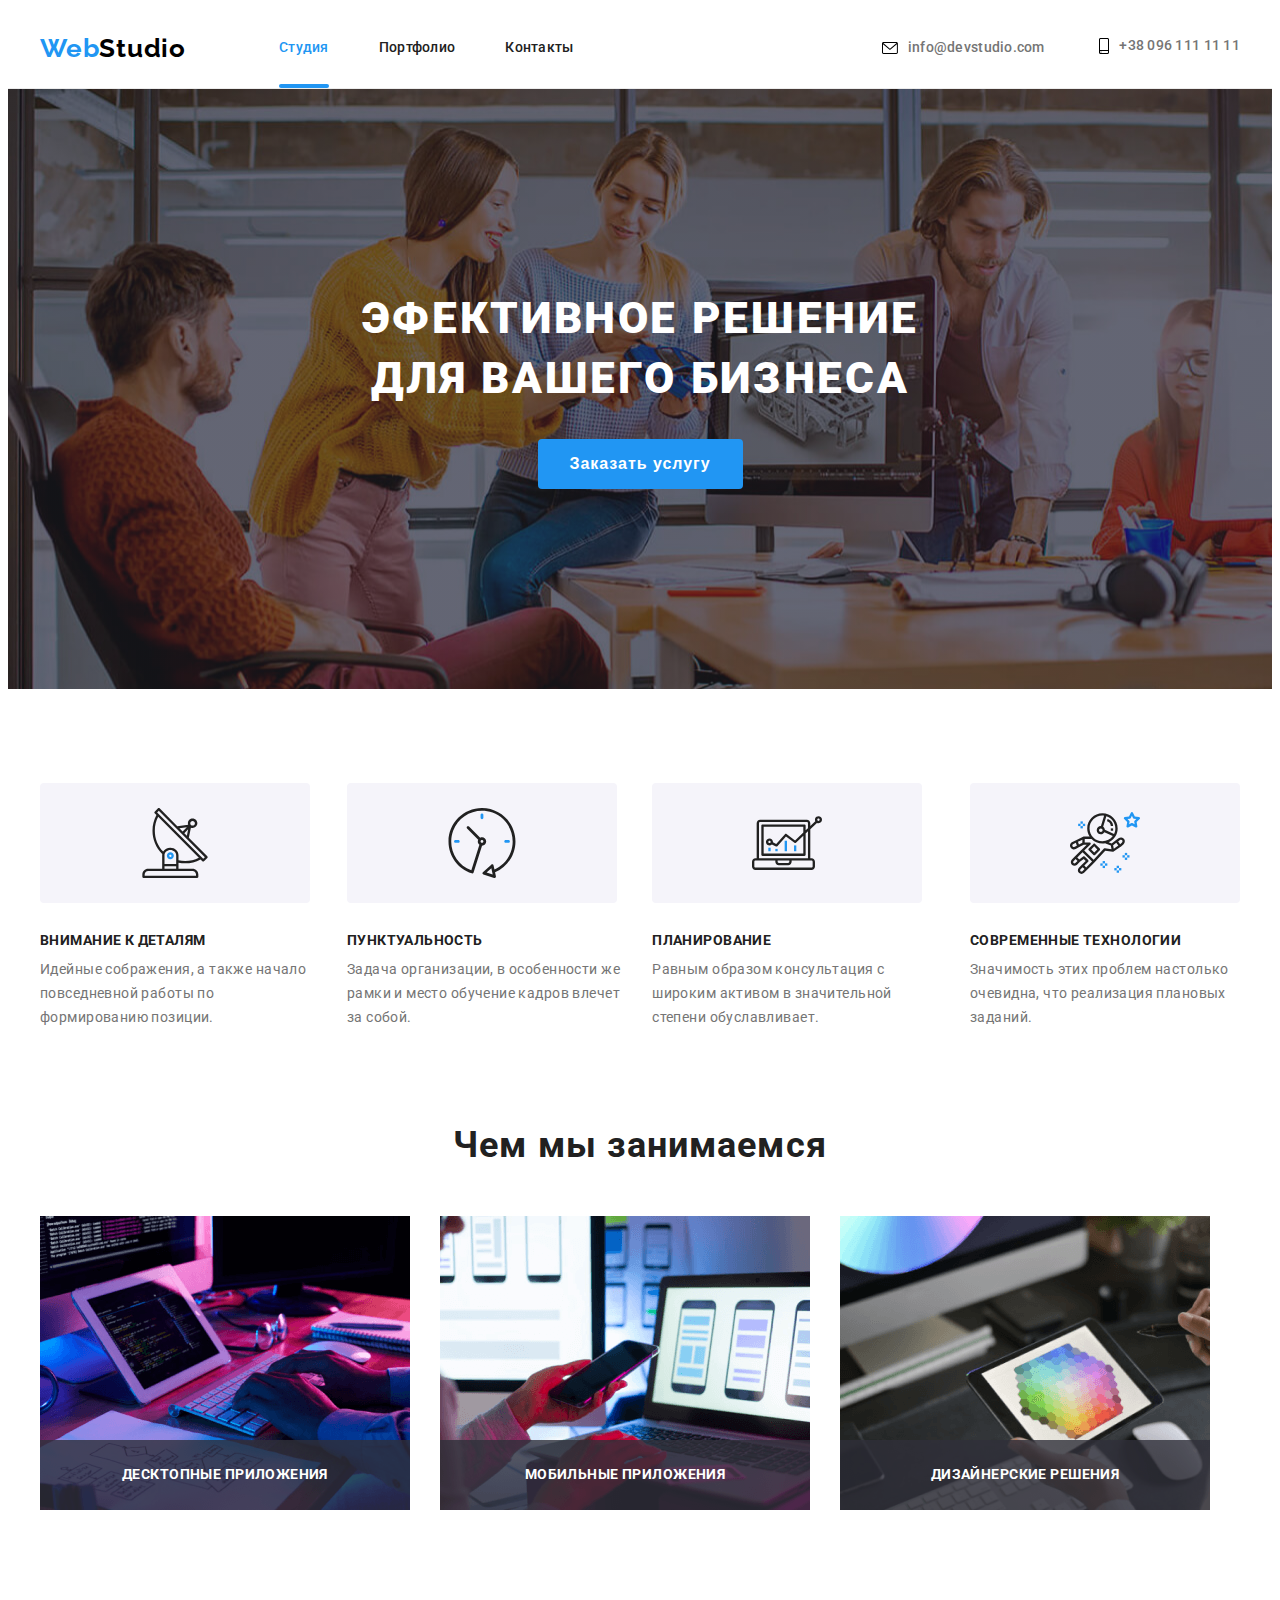
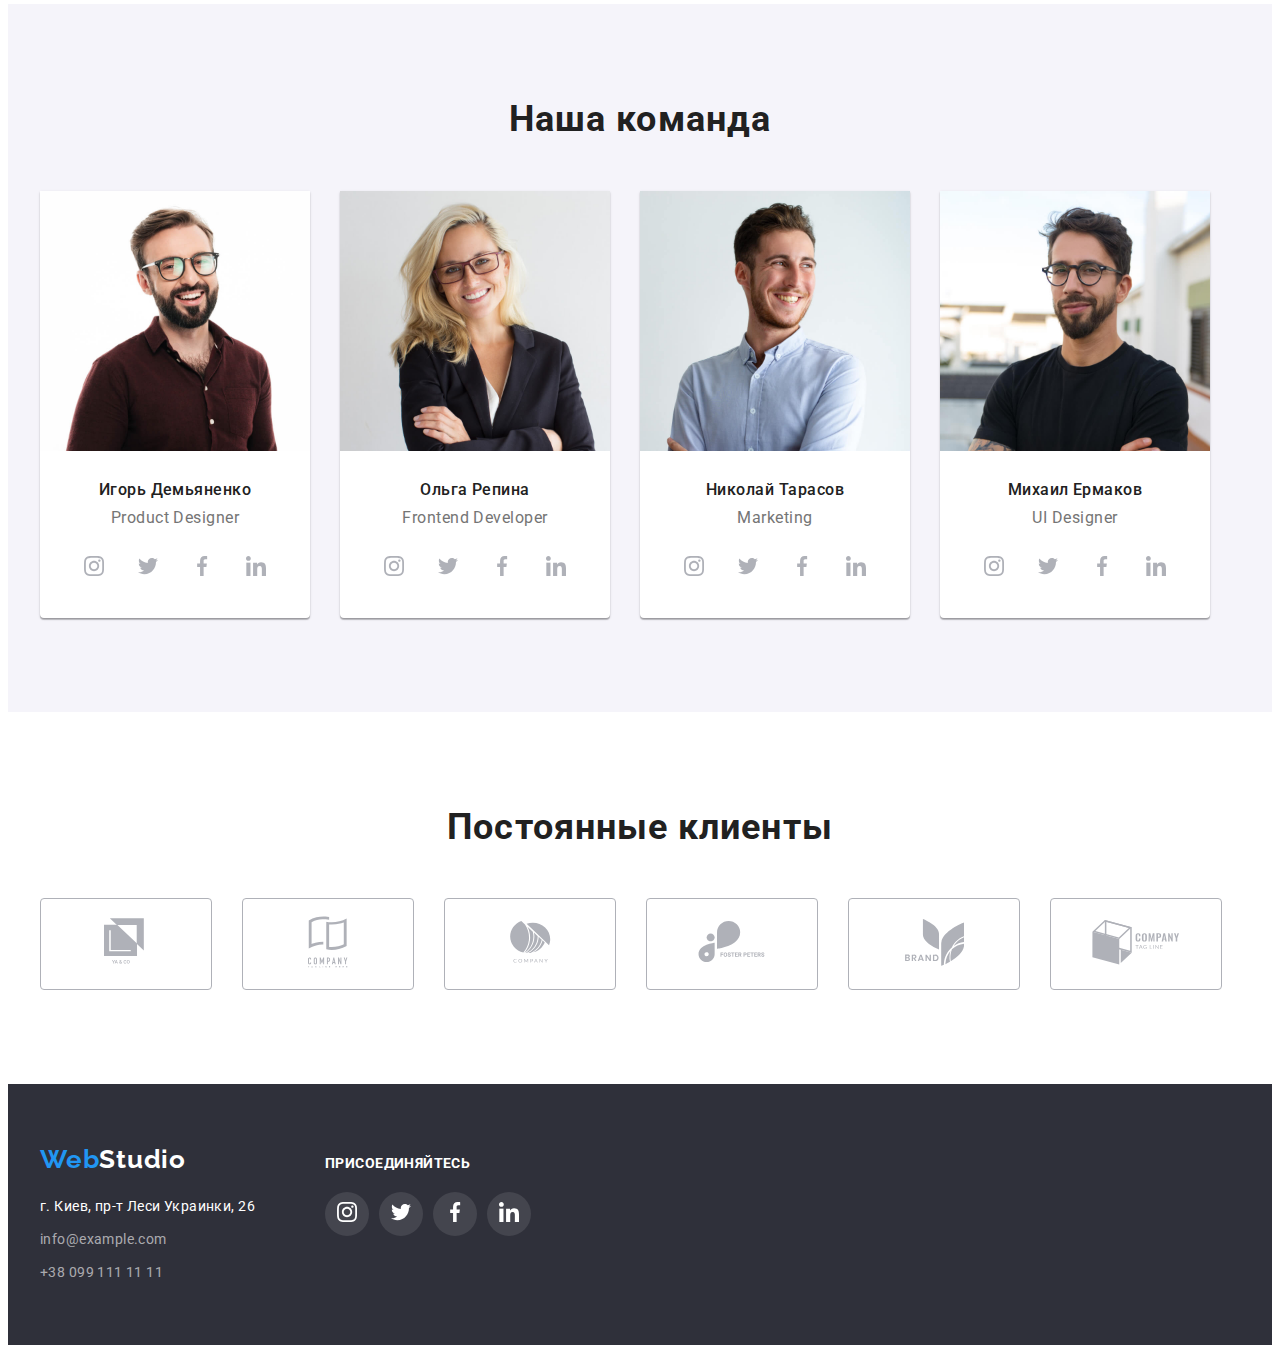
<file: index.html>
<!DOCTYPE html>
<html lang="ru">
  <head>
    <meta charset="UTF-8" />
    <meta name="viewport" content="width=device-width, initial-scale=1.0" />
    <title>Студия</title>
    <link rel="preconnect" href="https://fonts.gstatic.com" />
    <link
      href="https://fonts.googleapis.com/css2?family=Raleway:wght@700&family=Roboto:wght@400;500;700;900&display=swap"
      rel="stylesheet"
    />
    <link
      rel="stylesheet"
      href="https://cdnjs.cloudflare.com/ajax/libs/modern-normalize/1.0.0/modern-normalize.min.css"
      integrity="sha512-ISS7cAi1PEhQ8jnbJpJZMd29NlhNj4AWYyLOSp2CE/CsHxTCu+r+t0D2yoJudVrd0/8fTVPUVDzY5Tvli75u/g=="
      crossorigin="anonymous"
    />
    <link rel="stylesheet" href="./css/styles.css" />
  </head>

  <body>
    <!--HEDER-->
    <header class="header">
      <div class="container">
        <nav class="nav">
          <a class="logo link" href="/">
            <span class="logo-color">Web</span>Studio
          </a>
          <ul class="nav-list list">
            <li class="nav-list-item">
              <a class="nav-list-link link current" href="./index.html">
                Студия
              </a>
            </li>
            <li class="nav-list-item">
              <a class="nav-list-link link" href="./portfolio.html">
                Портфолио
              </a>
            </li>
            <li class="nav-list-item">
              <a class="nav-list-link link" href="#"> Контакты </a>
            </li>
          </ul>
          <address class="header-address address">
            <a class="address-mail link" href="mailto:info@devstudio.com">
              <svg class="address-mail-icon">
                <use href="./images/sprite.svg#icon-mail"></use>
              </svg>
              info@devstudio.com
            </a>
            <a class="address-tel link" href="tel:+380961111111">
              <svg class="address-tel-icon">
                <use href="./images/sprite.svg#icon-tel"></use>
              </svg>
              +38 096 111 11 11
            </a>
          </address>
        </nav>
      </div>
    </header>
    <main>
      <!-- HERO -->
      <section class="hero">
        <div class="container">
          <h1 class="hero-title">
            Эфективное решение <br />
            для вашего бизнеса
          </h1>
          <button class="button" type="button" data-modal-open>
            Заказать услугу
          </button>
        </div>
        <div class="backdrop is-hidden" data-modal>
          <div class="modal-window">
            <p class="text-modal"></p>
            <button class="close-modal-button" data-modal-close>
              <svg class="icon-close-modal-button" width="11" height="11">
                <use href="./images/sprite.svg#icon-close-button"></use>
              </svg>
            </button>
          </div>
        </div>
      </section>
      <!-- Features -->
      <section class="features section">
        <div class="container">
          <h2 class="visually-hidden">Особенности</h2>
          <ul class="features-list">
            <li class="features-list-item list">
              <div class="features-block">
                <svg class="features-icon">
                  <use href="./images/sprite.svg#icon-antenna"></use>
                </svg>
              </div>
              <h3 class="features-title title">Внимание к деталям</h3>
              <p class="description">
                Идейные сображения, а также начало повседневной работы по
                формированию позиции.
              </p>
            </li>
            <li class="features-list-item list">
              <div class="features-block">
                <svg class="features-icon">
                  <use href="./images/sprite.svg#icon-clock"></use>
                </svg>
              </div>
              <h3 class="features-title title">Пунктуальность</h3>
              <p class="description">
                Задача организации, в особенности же рамки и место обучение
                кадров влечет за собой.
              </p>
            </li>
            <li class="features-list-item list">
              <div class="features-block">
                <svg class="features-icon">
                  <use href="./images/sprite.svg#icon-diagram"></use>
                </svg>
              </div>
              <h3 class="features-title title">Планирование</h3>
              <p class="description">
                Равным образом консультация с широким активом в значительной
                степени обуславливает.
              </p>
            </li>
            <li class="features-list-item list">
              <div class="features-block">
                <svg class="features-icon">
                  <use href="./images/sprite.svg#icon-astronaut"></use>
                </svg>
              </div>
              <h3 class="features-title title">Современные технологии</h3>
              <p class="description">
                Значимость этих проблем настолько очевидна, что реализация
                плановых заданий.
              </p>
            </li>
          </ul>
        </div>
      </section>
      <!-- About -->
      <section class="about">
        <div class="container">
          <h2 class="about-title">Чем мы занимаемся</h2>
          <ul class="about-list">
            <li class="about-list-item list">
              <img
                class="about-item-img"
                src="./images/img-1.png"
                alt="набирает текст руками"
                width="370"
                height="294"
              />
              <div class="about-thumb">
                <p class="about-title-thumb">Десктопные приложения</p>
              </div>
            </li>
            <li class="about-list-item list">
              <img
                class="about-item-img"
                src="./images/img-2.png"
                alt="использует телефон и ноутбук"
                width="370"
                height="294"
              />
              <div class="about-thumb">
                <p class="about-title-thumb">Мобильные приложения</p>
              </div>
            </li>
            <li class="about-list-item list">
              <img
                class="about-item-img"
                src="./images/img-3.png"
                alt="использует планшет"
                width="370"
                height="294"
              />
              <div class="about-thumb">
                <p class="about-title-thumb">Дизайнерские решения</p>
              </div>
            </li>
          </ul>
        </div>
      </section>
      <!-- Team-->
      <section class="team section">
        <div class="container">
          <h2 class="team-title">Наша команда</h2>
          <ul class="team-list">
            <li class="team-list-item list">
              <img
                class="team-item-photo"
                src="./images/img_1.jpg"
                alt="фото Игоря"
                width="270"
                height="260"
              />
              <h3 class="team-subject-name">Игорь Демьяненко</h3>
              <p class="team-desc-prof">Product Designer</p>
              <div class="social-list">
                <a href="" class="social-list-item">
                  <svg class="social-item-icon">
                    <use href="./images/sprite.svg#icon-instagram"></use>
                  </svg>
                </a>
                <a href="/" class="social-list-item">
                  <svg class="social-item-icon">
                    <use href="./images/sprite.svg#icon-twitter-1"></use>
                  </svg>
                </a>
                <a href="/" class="social-list-item">
                  <svg class="social-item-icon">
                    <use href="./images/sprite.svg#icon-facebook"></use>
                  </svg>
                </a>
                <a href="/" class="social-list-item">
                  <svg class="social-item-icon">
                    <use href="./images/sprite.svg#icon-linkedin"></use>
                  </svg>
                </a>
              </div>
            </li>
            <li class="team-list-item list">
              <img
                class="team-item-photo"
                src="./images/img_2.jpg"
                alt="фото Ольги"
                width="270"
                height="260"
              />
              <h3 class="team-subject-name">Ольга Репина</h3>
              <p class="team-desc-prof">Frontend Developer</p>
              <div class="social-list">
                <a href="" class="social-list-item">
                  <svg class="social-item-icon">
                    <use href="./images/sprite.svg#icon-instagram"></use>
                  </svg>
                </a>
                <a href="/" class="social-list-item">
                  <svg class="social-item-icon">
                    <use href="./images/sprite.svg#icon-twitter-1"></use>
                  </svg>
                </a>
                <a href="/" class="social-list-item">
                  <svg class="social-item-icon">
                    <use href="./images/sprite.svg#icon-facebook"></use>
                  </svg>
                </a>
                <a href="/" class="social-list-item">
                  <svg class="social-item-icon">
                    <use href="./images/sprite.svg#icon-linkedin"></use>
                  </svg>
                </a>
              </div>
            </li>
            <li class="team-list-item list">
              <img
                class="team-item-photo"
                src="./images/img_3.jpg"
                alt="фото Николая"
                width="270"
                height="260"
              />
              <h3 class="team-subject-name">Николай Тарасов</h3>
              <p class="team-desc-prof">Marketing</p>
              <div class="social-list">
                <a href="" class="social-list-item">
                  <svg class="social-item-icon">
                    <use href="./images/sprite.svg#icon-instagram"></use>
                  </svg>
                </a>
                <a href="/" class="social-list-item">
                  <svg class="social-item-icon">
                    <use href="./images/sprite.svg#icon-twitter-1"></use>
                  </svg>
                </a>
                <a href="/" class="social-list-item">
                  <svg class="social-item-icon">
                    <use href="./images/sprite.svg#icon-facebook"></use>
                  </svg>
                </a>
                <a href="/" class="social-list-item">
                  <svg class="social-item-icon">
                    <use href="./images/sprite.svg#icon-linkedin"></use>
                  </svg>
                </a>
              </div>
            </li>
            <li class="team-list-item list">
              <img
                class="team-item-photo"
                src="./images/img_4.jpg"
                alt="фото Михаила"
                width="270"
                height="260"
              />
              <h3 class="team-subject-name">Михаил Ермаков</h3>
              <p class="team-desc-prof">UI Designer</p>
              <div class="social-list">
                <a href="" class="social-list-item">
                  <svg class="social-item-icon">
                    <use href="./images/sprite.svg#icon-instagram"></use>
                  </svg>
                </a>
                <a href="/" class="social-list-item">
                  <svg class="social-item-icon">
                    <use href="./images/sprite.svg#icon-twitter-1"></use>
                  </svg>
                </a>
                <a href="/" class="social-list-item">
                  <svg class="social-item-icon">
                    <use href="./images/sprite.svg#icon-facebook"></use>
                  </svg>
                </a>
                <a href="/" class="social-list-item">
                  <svg class="social-item-icon">
                    <use href="./images/sprite.svg#icon-linkedin"></use>
                  </svg>
                </a>
              </div>
            </li>
          </ul>
        </div>
      </section>
      <section class="clients section">
        <div class="container">
          <h2 class="clients-title">Постоянные клиенты</h2>
          <ul class="clients-list list">
            <li class="clients-list-item">
              <a href="">
                <svg class="clients-item-icon" width="44" height="49">
                  <use href="./images/sprite.svg#icon-logo1"></use>
                </svg>
              </a>
            </li>
            <li class="clients-list-item">
              <a href="" class="clients-item-link">
                <svg class="clients-item-icon" width="40" height="52">
                  <use href="./images/sprite.svg#icon-logo2"></use>
                </svg>
              </a>
            </li>
            <li class="clients-list-item">
              <a href="" class="clients-item-link">
                <svg class="clients-item-icon" width="41" height="42">
                  <use href="./images/sprite.svg#icon-logo3"></use>
                </svg>
              </a>
            </li>
            <li class="clients-list-item">
              <a href="" class="clients-item-link">
                <svg class="clients-item-icon" width="68" height="42">
                  <use href="./images/sprite.svg#icon-logo4"></use>
                </svg>
              </a>
            </li>
            <li class="clients-list-item">
              <a href="" class="clients-item-link">
                <svg class="clients-item-icon" width="59" height="47">
                  <use href="./images/sprite.svg#icon-logo5"></use>
                </svg>
              </a>
            </li>
            <li class="clients-list-item">
              <a href="" class="clients-item-link">
                <svg class="clients-item-icon" width="88" height="45">
                  <use href="./images/sprite.svg#icon-logo6"></use>
                </svg>
              </a>
            </li>
          </ul>
        </div>
      </section>
    </main>
    <!-- Подвал -->
    <footer class="footer-color footer-page">
      <div class="footer-box container">
        <ul class="footer-items list">
          <li class="footer-list-logo">
            <a class="footer-logo link" href="/">
              <span class="logo-color">Web</span
              ><span class="logo-color-light">Studio</span>
            </a>
          </li>
          <li class="footer-list-item">
            <a
              class="footer-list-link link"
              href="https://goo.gl/maps/4xC9B9E7DNerQpAo9"
              >г. Киев, пр-т Леси Украинки, 26</a
            >
          </li>
          <li class="footer-list-item">
            <a class="footer-link link" href="mailto:info@example.com">
              info@example.com
            </a>
          </li>
          <li class="footer-list-item">
            <a class="footer-link link" href="tel:+380991111111">
              +38 099 111 11 11
            </a>
          </li>
        </ul>
        <div class="social-footer">
          <b class="title-footer">Присоединяйтесь</b>
          <ul class="social-footer-list list">
            <li class="social-footer-item">
              <a href="" class="social-footer-link">
                <svg class="social-icon-footer">
                  <use href="./images/sprite.svg#icon-instagram"></use>
                </svg>
              </a>
            </li>
            <li class="social-footer-item">
              <a href="" class="social-footer-link">
                <svg class="social-icon-footer">
                  <use href="./images/sprite.svg#icon-twitter-1"></use>
                </svg>
              </a>
            </li>
            <li class="social-footer-item">
              <a href="" class="social-footer-link">
                <svg class="social-icon-footer">
                  <use href="./images/sprite.svg#icon-facebook"></use>
                </svg>
              </a>
            </li>
            <li class="social-footer-item">
              <a href="" class="social-footer-link">
                <svg class="social-icon-footer">
                  <use href="./images/sprite.svg#icon-linkedin"></use>
                </svg>
              </a>
            </li>
          </ul>
        </div>
      </div>
    </footer>
    <script src="./js/modal.js"></script>
  </body>
</html>
</file>
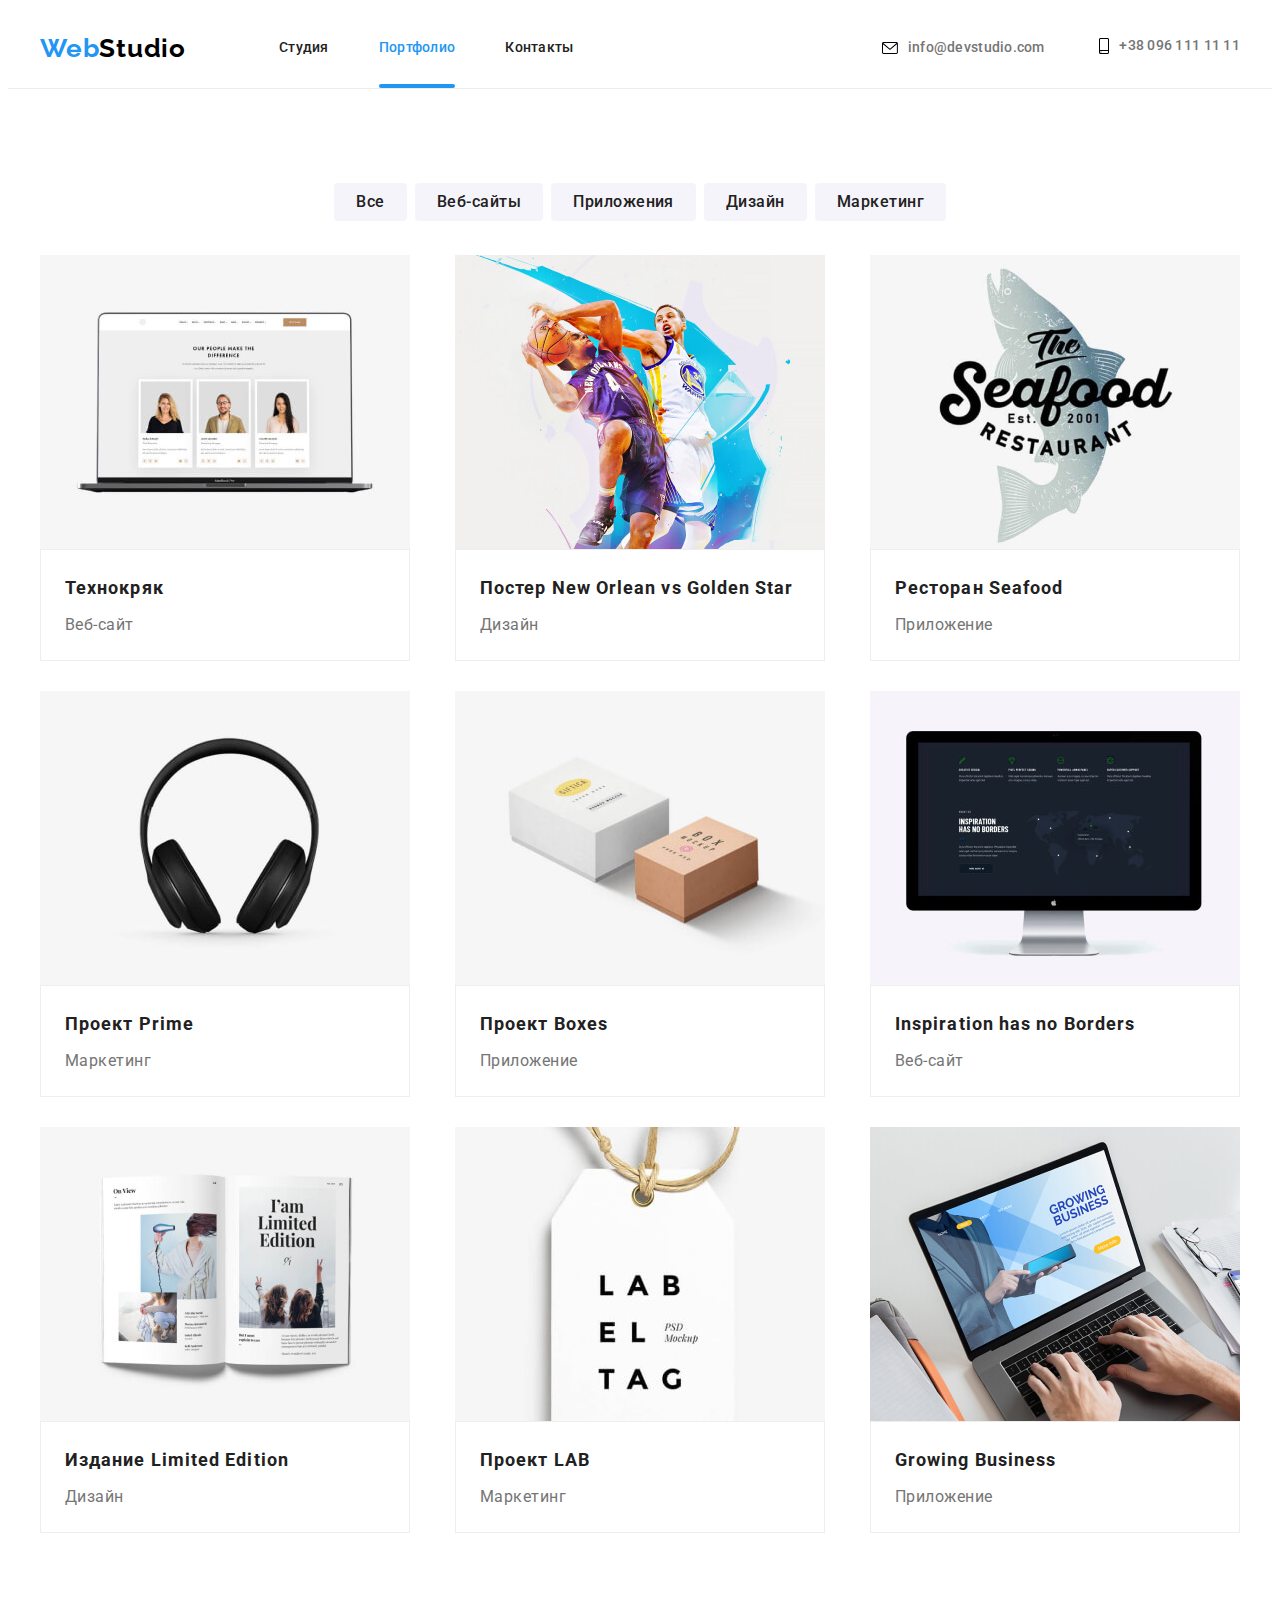
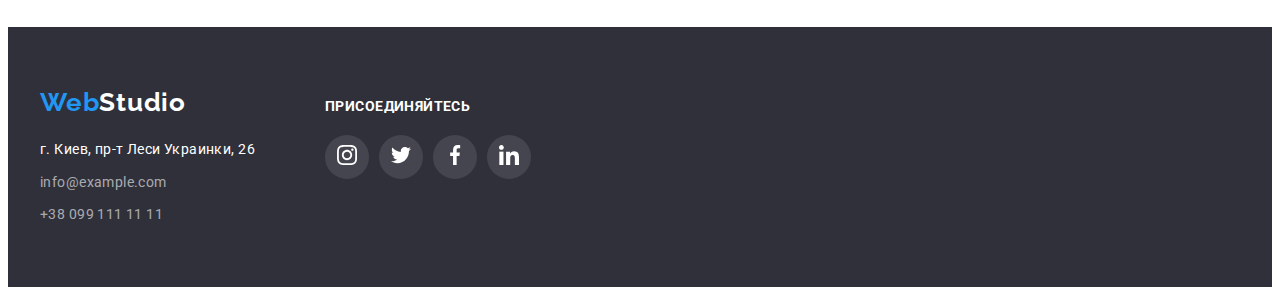
<file: portfolio.html>
<!DOCTYPE html>
<html lang="en">
  <head>
    <meta charset="UTF-8" />
    <meta name="viewport" content="width=device-width, initial-scale=1.0" />
    <title>Студия</title>
    <link rel="preconnect" href="https://fonts.gstatic.com" />
    <link
      href="https://fonts.googleapis.com/css2?family=Raleway:wght@700&family=Roboto:wght@400;500;700;900&display=swap"
      rel="stylesheet"
    />
    <link
      rel="stylesheet"
      href="https://cdnjs.cloudflare.com/ajax/libs/modern-normalize/1.0.0/modern-normalize.min.css"
      integrity="sha512-ISS7cAi1PEhQ8jnbJpJZMd29NlhNj4AWYyLOSp2CE/CsHxTCu+r+t0D2yoJudVrd0/8fTVPUVDzY5Tvli75u/g=="
      crossorigin="anonymous"
    />
    <link rel="stylesheet" href="./css/styles.css" />
  </head>
  <body>
    <!--HEADER-->
    <header class="header">
      <div class="container">
        <nav class="nav">
          <a class="logo link" href="/">
            <span class="logo-color">Web</span>Studio
          </a>
          <ul class="nav-list list">
            <li class="nav-list-item">
              <a class="nav-list-link link" href="./index.html"> Студия </a>
            </li>
            <li class="nav-list-item">
              <a class="nav-list-link link current" href="./portfolio.html">
                Портфолио
              </a>
            </li>
            <li class="nav-list-item">
              <a class="nav-list-link link" href="#"> Контакты </a>
            </li>
          </ul>
          <address class="header-address address">
            <a class="address-mail link" href="mailto:info@devstudio.com">
              <svg class="address-mail-icon">
                <use href="./images/sprite.svg#icon-mail"></use>
              </svg>
              info@devstudio.com
            </a>
            <a class="address-tel link" href="tel:+380961111111">
              <svg class="address-tel-icon">
                <use href="./images/sprite.svg#icon-tel"></use>
              </svg>
              +38 096 111 11 11
            </a>
          </address>
        </nav>
      </div>
    </header>

    <!-- MAIN -->
    <main>
      <section class="portfolio section">
        <div class="container">
          <h1 class="portfolio-title visually-hidden">Портфолио</h1>
          <ul class="portfolio-list-btn list">
            <li class="portfolio-list-btn-item">
              <button class="portfolio-btn current" type="button">Все</button>
            </li>
            <li class="portfolio-list-btn-item">
              <button class="portfolio-btn" type="button">Веб-сайты</button>
            </li>
            <li class="portfolio-list-btn-item">
              <button class="portfolio-btn" type="button">Приложения</button>
            </li>
            <li class="portfolio-list-btn-item">
              <button class="portfolio-btn" type="button">Дизайн</button>
            </li>
            <li class="portfolio-list-btn-item">
              <button class="portfolio-btn" type="button">Маркетинг</button>
            </li>
          </ul>
        </div>
        <div class="container">
          <ul class="portfolio-list-box list">
            <li class="portfolio-list-item">
              <div class="portfolio-overlay">
                <img src="./images/notebook.jpg" alt="notebook" />
                <p class="portfolio-overlay-text">
                  Технокряк это современная площадка распространения
                  коронавируса. Компании используют эту платформу для цифрового
                  шпионажа и атак на защищённые сервера конкурентов.
                </p>
              </div>
              <div class="portfolio-card-content">
                <h2 class="portfolio-title">Технокряк</h2>
                <p class="portfolio-subtitle">Веб-сайт</p>
              </div>
            </li>
            <li class="portfolio-list-item">
              <div class="portfolio-overlay">
                <img src="./images/design.jpg" alt="design" />
                <p class="portfolio-overlay-text">
                  Технокряк это современная площадка распространения
                  коронавируса. Компании используют эту платформу для цифрового
                  шпионажа и атак на защищённые сервера конкурентов.
                </p>
              </div>
              <div class="portfolio-card-content">
                <h2 class="portfolio-title">
                  Постер New Orlean vs Golden Star
                </h2>
                <p class="portfolio-subtitle">Дизайн</p>
              </div>
            </li>
            <li class="portfolio-list-item">
              <div class="portfolio-overlay">
                <img src="./images/restoran.jpg" alt="restoran" />
                <p class="portfolio-overlay-text">
                  Технокряк это современная площадка распространения
                  коронавируса. Компании используют эту платформу для цифрового
                  шпионажа и атак на защищённые сервера конкурентов.
                </p>
              </div>
              <div class="portfolio-card-content">
                <h2 class="portfolio-title">Ресторан Seafood</h2>
                <p class="portfolio-subtitle">Приложение</p>
              </div>
            </li>
            <li class="portfolio-list-item">
              <div class="portfolio-overlay">
                <img src="./images/headphones.jpg" alt="project-headphones" />
                <p class="portfolio-overlay-text">
                  Технокряк это современная площадка распространения
                  коронавируса. Компании используют эту платформу для цифрового
                  шпионажа и атак на защищённые сервера конкурентов.
                </p>
              </div>
              <div class="portfolio-card-content">
                <h2 class="portfolio-title">Проект Prime</h2>
                <p class="portfolio-subtitle">Маркетинг</p>
              </div>
            </li>
            <li class="portfolio-list-item">
              <div class="portfolio-overlay">
                <img src="./images/box.jpg" alt="project-box" />
                <p class="portfolio-overlay-text">
                  Технокряк это современная площадка распространения
                  коронавируса. Компании используют эту платформу для цифрового
                  шпионажа и атак на защищённые сервера конкурентов.
                </p>
              </div>
              <div class="portfolio-card-content">
                <h2 class="portfolio-title">Проект Boxes</h2>
                <p class="portfolio-subtitle">Приложение</p>
              </div>
            </li>
            <li class="portfolio-list-item">
              <div class="portfolio-overlay">
                <img src="./images/monitor.jpg" alt="monitor" />
                <p class="portfolio-overlay-text">
                  Технокряк это современная площадка распространения
                  коронавируса. Компании используют эту платформу для цифрового
                  шпионажа и атак на защищённые сервера конкурентов.
                </p>
              </div>
              <div class="portfolio-card-content">
                <h2 class="portfolio-title">Inspiration has no Borders</h2>
                <p class="portfolio-subtitle">Веб-сайт</p>
              </div>
            </li>
            <li class="portfolio-list-item">
              <div class="portfolio-overlay">
                <img src="./images/book.jpg" alt="book" />
                <p class="portfolio-overlay-text">
                  Технокряк это современная площадка распространения
                  коронавируса. Компании используют эту платформу для цифрового
                  шпионажа и атак на защищённые сервера конкурентов.
                </p>
              </div>
              <div class="portfolio-card-content">
                <h2 class="portfolio-title">Издание Limited Edition</h2>
                <p class="portfolio-subtitle">Дизайн</p>
              </div>
            </li>
            <li class="portfolio-list-item">
              <div class="portfolio-overlay">
                <img src="./images/label.jpg" alt="label" />
                <p class="portfolio-overlay-text">
                  Технокряк это современная площадка распространения
                  коронавируса. Компании используют эту платформу для цифрового
                  шпионажа и атак на защищённые сервера конкурентов.
                </p>
              </div>
              <div class="portfolio-card-content">
                <h2 class="portfolio-title">Проект LAB</h2>
                <p class="portfolio-subtitle">Маркетинг</p>
              </div>
            </li>
            <li class="portfolio-list-item">
              <div class="portfolio-overlay">
                <img src="./images/laptop.jpg" alt="laptop" />
                <p class="portfolio-overlay-text">
                  Технокряк это современная площадка распространения
                  коронавируса. Компании используют эту платформу для цифрового
                  шпионажа и атак на защищённые сервера конкурентов.
                </p>
              </div>
              <div class="portfolio-card-content">
                <h2 class="portfolio-title">Growing Business</h2>
                <p class="portfolio-subtitle">Приложение</p>
              </div>
            </li>
          </ul>
        </div>
      </section>
    </main>

    <footer class="footer-color footer-page">
      <div class="footer-box container">
        <ul class="footer-items list">
          <li class="footer-list-logo">
            <a class="footer-logo link" href="/">
              <span class="logo-color">Web</span
              ><span class="logo-color-light">Studio</span>
            </a>
          </li>
          <li class="footer-list-item">
            <a
              class="footer-list-link link"
              href="https://goo.gl/maps/4xC9B9E7DNerQpAo9"
              >г. Киев, пр-т Леси Украинки, 26</a
            >
          </li>
          <li class="footer-list-item">
            <a class="footer-link link" href="mailto:info@example.com">
              info@example.com
            </a>
          </li>
          <li class="footer-list-item">
            <a class="footer-link link" href="tel:+380991111111">
              +38 099 111 11 11
            </a>
          </li>
        </ul>
        <div class="social-footer">
          <b class="title-footer">Присоединяйтесь</b>
          <ul class="social-footer-list list">
            <li class="social-footer-item">
              <a href="" class="social-footer-link">
                <svg class="social-icon-footer">
                  <use href="./images/sprite.svg#icon-instagram"></use>
                </svg>
              </a>
            </li>
            <li class="social-footer-item">
              <a href="" class="social-footer-link">
                <svg class="social-icon-footer">
                  <use href="./images/sprite.svg#icon-twitter-1"></use>
                </svg>
              </a>
            </li>
            <li class="social-footer-item">
              <a href="" class="social-footer-link">
                <svg class="social-icon-footer">
                  <use href="./images/sprite.svg#icon-facebook"></use>
                </svg>
              </a>
            </li>
            <li class="social-footer-item">
              <a href="" class="social-footer-link">
                <svg class="social-icon-footer">
                  <use href="./images/sprite.svg#icon-linkedin"></use>
                </svg>
              </a>
            </li>
          </ul>
        </div>
      </div>
    </footer>
  </body>
</html>
</file>
<file: css/styles.css>
:root {
  --main-font: "Roboto", sans-serif;
  --secondary-font: "Raleway", sans-serif;
  --accent-color: #2196f3;
  --white-text-color: #ffffff;
  --primary-text-color: #757575;
  --title-text-color: #212121;
  --hero-background-color: #2f303a;
  --footer-background-color: #2f303a;
  --primary-background-color: #ffffff;
  --secondary-background-color: #f5f4fa;
  --timing-fn: 250ms cubic-bezier(0.4, 0, 0.2, 1);
}

body {
  font-family: var(--main-font);
  font-weight: 400;
  letter-spacing: 0.03em;
  background-color: var(--primary-background-color);
}

/*========== COMPONENTS ==========*/
.title {
  font-family: var(--main-font);
  font-weight: 700;
  font-size: 14px;
  line-height: 1.14;
  letter-spacing: 0.03em;
  text-transform: uppercase;
  color: var(--title-text-color);
}

.list {
  list-style-type: none;
}

.link {
  text-decoration: none;
}

h1,
h2,
h3,
h4,
h5,
h6 {
  margin: 0;
}

ul,
ol {
  margin: 0;
  padding: 0;
}

p {
  margin: 0;
}

img {
  display: block;
  max-width: 100%;
  height: auto;
}

.address {
  font-style: normal;
}

.container {
  width: 1200px;
  padding: 0 15px;
  margin: 0 auto;
}

.section {
  padding-top: 94px;
  padding-bottom: 94px;
}

.visually-hidden {
  position: absolute;
  width: 1px;
  height: 1px;
  margin: -1px;
  border: 0;
  padding: 0;

  white-space: nowrap;
  clip-path: inset(100%);
  clip: rect(0 0 0 0);
  overflow: hidden;
}

/* ========== END COMPONENTS ==========*/

/* ========== Heder ==========*/
.header {
  border-bottom: 1px solid #ececec;
}

.nav {
  display: flex;
  align-items: center;
}

.logo {
  display: block;
  margin-right: 93px;
}

.nav-list {
  display: flex;
}

.nav-list-item:not(:last-child) {
  margin-right: 50px;
}

.nav-list-link.current {
  color: var(--accent-color);
}

.nav-list-link {
  display: block;
  position: relative;
  font-weight: 500;
  font-size: 14px;
  line-height: 1.14;
  letter-spacing: 0.02em;
  padding-top: 32px;
  padding-bottom: 32px;
  color: var(--title-text-color);
  transition: var(--timing-fn);
}

.nav-list-link.current::after {
  content: "";
  position: absolute;
  left: 0;
  bottom: 0;
  display: block;
  width: 100%;
  height: 4px;
  color: var(--accent-color);
  background-color: var(--accent-color);
  border-radius: 2px;
  opacity: 1;
  transition: var(--timing-fn);
}

.header-address {
  display: block;
  margin-left: auto;
}

.address-mail-icon {
  width: 16px;
  height: 12px;
  margin-right: 10px;
}

.address-tel-icon {
  width: 10px;
  height: 16px;
  margin-right: 10px;
}

.logo {
  font-family: var(--secondary-font);
  font-weight: 700;
  font-size: 26px;
  line-height: 1.19;
  letter-spacing: 0.03em;
  color: #000000;
}

.logo-color {
  color: var(--accent-color);
}

.logo-color-light {
  color: var(--white-text-color);
}

.nav-list-link:hover,
.nav-list-link:focus,
.address-mail:hover,
.address-mail:focus,
.address-tel:hover,
.address-tel:focus {
  color: var(--accent-color);
}

.address-mail:hover,
.address-mail:focus {
  fill: var(--accent-color);
}

.address-tel:hover,
.address-tel:focus {
  fill: var(--accent-color);
}

.address-mail,
.address-tel {
  font-weight: 500;
  font-size: 14px;
  line-height: 1.14;
  letter-spacing: 0.02em;
  color: var(--primary-text-color);
  transition: var(--timing-fn);
}

.address-mail {
  margin-right: 50px;
  display: inline-flex;
  align-items: center;
}

.address-tel {
  display: inline-flex;
  align-items: center;
}

/* ========== END Heder ==========*/

/* ========== HERO ==========*/
.hero {
  background-color: var(--hero-background-color);
}

.hero {
  display: flex;
  align-items: center;
  text-align: center;
  flex-direction: column;
  background-image: linear-gradient(
      rgba(47, 48, 58, 0.4),
      rgba(47, 48, 58, 0.4)
    ),
    url("../images/bg.jpg");
  background-repeat: no-repeat;
  background-size: cover;
}

.hero-title {
  font-weight: 900;
  font-size: 44px;
  line-height: 1.36;
  text-align: center;
  letter-spacing: 0.06em;
  text-transform: uppercase;
  color: var(--white-text-color);
  margin-top: 200px;
  margin-bottom: 30px;
}

.button {
  border: none;
  border-radius: 4px;
  font-weight: 700;
  font-size: 16px;
  line-height: 1.87;
  letter-spacing: 0.06em;
  color: var(--white-text-color);
  background-color: var(--accent-color);
  padding: 10px 32px;
  margin-bottom: 200px;
  cursor: pointer;
}

/* ========== END HERO ==========*/

/* ========== Features ==========*/
.features-list {
  display: flex;
}

.features-list-item:not(:last-child) {
  margin-right: 30px;
}

.features-title {
  margin-bottom: 10px;
}

.features-block {
  display: flex;
  background-color: var(--secondary-background-color);
  align-items: center;
  justify-content: center;
  width: 270px;
  height: 120px;
  border-radius: 4px;
  margin-bottom: 30px;
}

.features-icon {
  width: 70px;
  height: 70px;
}

.description {
  min-width: 270px;

  font-weight: 400;
  font-size: 14px;
  line-height: 1.71;
  letter-spacing: 0.03em;
  color: var(--primary-text-color);
}

/* ========== About ==========*/
.about {
  padding-bottom: 94px;
}
.about-title {
  font-family: var(--main-font);
  font-weight: 700;
  font-size: 36px;
  line-height: 1.17;
  text-align: center;
  letter-spacing: 0.03em;
  color: var(--title-text-color);
  margin-bottom: 50px;
}

.about-list {
  display: flex;
}

.about-list-item:not(:last-child) {
  margin-right: 30px;
}

.about-list-item {
  position: relative;
}

.about-thumb {
  content: "";
  position: absolute;
  width: 370px;
  height: 70px;
  bottom: 0;
  background-color: rgba(47, 48, 58, 0.8);
}

.about-title-thumb {
  font-family: Roboto;
  font-weight: 700;
  font-size: 14px;
  line-height: 1.14;
  text-align: center;
  letter-spacing: 0.03em;
  text-transform: uppercase;
  color: #ffffff;
  padding: 27px 82px;
}
/* ========== END About ==========*/

/* ========== TEAM ==========*/
.team {
  background-color: #f5f4fa;
}

.team-title {
  font-family: var(--main-font);
  font-weight: 700;
  font-size: 36px;
  line-height: 1.17;
  text-align: center;
  letter-spacing: 0.03em;
  color: #212121;
  margin-bottom: 50px;
}

.team-list {
  display: flex;
}

.team-list-item {
  box-shadow: 0px 1px 3px rgba(0, 0, 0, 0.12), 0px 1px 1px rgba(0, 0, 0, 0.14),
    0px 2px 1px rgba(0, 0, 0, 0.2);
  border-radius: 0px 0px 4px 4px;
  background-color: #fff;
}
.team-list-item:not(:last-child) {
  margin-right: 30px;
}

.team-item-photo {
  margin-bottom: 30px;
}

.team-subject-name {
  font-family: var(--main-font);
  font-weight: 500;
  font-size: 16px;
  line-height: 1.18;
  text-align: center;
  letter-spacing: 0.03em;
  color: var(--title-text-color);
  margin-bottom: 10px;
}

.team-desc-prof {
  font-family: var(--main-font);
  font-weight: normal;
  font-size: 16px;
  line-height: 1.18;
  text-align: center;
  letter-spacing: 0.03em;
  color: var(--primary-text-color);
  margin-bottom: 16px;
}

.social-list {
  display: flex;
  justify-content: center;
  margin: 0 32px 30px 32px;
}

.social-list-item {
  display: flex;
  justify-content: center;
  align-items: center;
  width: 44px;
  height: 44px;
  border-radius: 50%;
  transition: var(--timing-fn);
}

.social-list-item:not(:last-child) {
  margin-right: 10px;
}
.social-list-item:hover .social-item-icon {
  fill: #fff;
}

.social-list-item:hover,
.social-list-item:focus {
  background: var(--accent-color);
}

.social-item-icon {
  fill: #afb1b8;
  width: 20px;
  height: 20px;
  transition: var(--timing-fn);
}

/* ========== END TEAM ==========*/

/* ========== CLIENTS ===========*/
.clients-title {
  font-family: var(--main-font);
  font-weight: 700;
  font-size: 36px;
  line-height: 1.17;
  text-align: center;
  letter-spacing: 0.03em;
  color: #212121;
  margin-bottom: 50px;
}

.clients-list {
  display: flex;
}
.clients-list-item:not(:last-child) {
  margin-right: 30px;
}

.clients-list-item {
  display: flex;
  justify-content: center;
  align-items: center;
  width: 170px;
  height: 90px;
  border: 1px solid #afb1b8;
  border-radius: 4px;
  transition: var(--timing-fn);
}

.clients-item-icon {
  fill: #afb1b8;
  transition: var(--timing-fn);
}

.clients-list-item:hover {
  border: 1px solid var(--accent-color);
}

.clients-list-item:hover .clients-item-icon {
  fill: var(--accent-color);
}

/* ========== FOOTER ==========*/
.footer-color {
  background-color: var(--footer-background-color);
}

.footer-box {
  display: flex;
  align-items: baseline;
}

.footer-items {
  margin-right: 70px;
}

.footer-list-logo {
  margin-bottom: 20px;
}

.footer-list-item:not(:last-child) {
  margin-bottom: 9px;
}

.footer-link {
  font-family: var(--main-font);
  font-size: 14px;
  line-height: 1.71;
  letter-spacing: 0.03em;
  color: rgba(255, 255, 255, 0.6);
}

.footer-logo {
  font-family: var(--secondary-font);
  font-weight: 700;
  font-size: 26px;
  line-height: 1.19;
  letter-spacing: 0.03em;
}

.footer-list-link {
  font-family: var(--main-font);
  font-style: normal;
  font-weight: normal;
  font-size: 14px;
  line-height: 1.71;
  letter-spacing: 0.03em;
  color: var(--white-text-color);
}

.footer-page {
  padding-top: 60px;
  padding-bottom: 60px;
}

.title-footer {
  font-family: var(--main-font);
  font-weight: 700;
  font-size: 14px;
  line-height: 1.14;
  letter-spacing: 0.03em;
  text-transform: uppercase;
  color: #ffffff;
}

.social-footer-list {
  display: flex;
  justify-content: center;
  margin-top: 20px;
}

.social-footer-item {
  display: flex;
  justify-content: center;
  align-items: center;
  width: 44px;
  height: 44px;
  background-color: rgba(255, 255, 255, 0.1);
  border-radius: 50%;
  transition: var(--timing-fn);
}

.social-icon-footer {
  width: 20px;
  height: 20px;
  fill: #fff;
}

.social-footer-item:not(:last-child) {
  margin-right: 10px;
}

.social-footer-item:hover,
.social-footer-item:focus {
  background: var(--accent-color);
}

/* ========== PORTFOLIO.html ==========*/

/* ========== COMPONENTS ==========*/

/* ========== END COMPONENTS ==========*/

/* ========== MAIN ==========*/

.portfolio-list-btn {
  display: flex;
  justify-content: center;
  padding-bottom: 34px;
}
.portfolio-btn {
  min-width: 73px;
  height: 38px;
  font-family: var(--main-font);
  font-weight: 500;
  font-size: 16px;
  line-height: 1.62;
  text-align: center;
  letter-spacing: 0.03em;
  color: var(--title-text-color);
  background: #f5f4fa;
  border-radius: 4px;
  border: none;
  cursor: pointer;
  padding: 6px 22px;
  transition: var(--timing-fn);
}

.portfolio-list-btn-item:not(:last-child) {
  margin-right: 8px;
}

.portfolio-list-box {
  display: flex;
  flex-wrap: wrap;
  justify-content: space-between;
}

.portfolio-card-content {
  padding: 20px 24px;
  background: #ffffff;
  border: 1px solid #eeeeee;
}

.portfolio-list-item:nth-child(-n + 6) {
  margin-bottom: 30px;
}

.portfolio-list-item:hover {
  box-shadow: 0px 1px 1px rgba(0, 0, 0, 0.12), 0px 4px 4px rgba(0, 0, 0, 0.06),
    1px 4px 6px rgba(0, 0, 0, 0.16);
}

.portfolio-title {
  font-family: var(--main-font);
  font-weight: 700;
  font-size: 18px;
  line-height: 2;
  letter-spacing: 0.06em;
  color: var(--title-text-color);
  margin-bottom: 4px;
}

.portfolio-subtitle {
  font-family: var(--main-font);
  font-weight: 400;
  font-size: 16px;
  line-height: 1.87;
  letter-spacing: 0.03em;
  color: var(--primary-text-color);
}

.portfolio-overlay {
  position: relative;
  overflow: hidden;
}

.portfolio-overlay .portfolio-overlay-text {
  content: "";
  position: absolute;
  top: 0;
  left: 0;
  width: 100%;
  height: 100%;
  background-color: rgba(33, 150, 243, 0.9);
  opacity: 0;
  transform: translateY(100%);
  transition: var(--timing-fn);
}

.portfolio-list-item {
  transition: var(--timing-fn);
}

.portfolio-list-item:hover .portfolio-overlay .portfolio-overlay-text {
  opacity: 1;
  transform: translateY(0);
}

.portfolio-overlay-text {
  font-family: var(--main-font);
  font-weight: 400;
  font-size: 18px;
  line-height: 1.56;
  padding: 63px 24px;
  letter-spacing: 0.03em;
  color: #ffffff;
}

.portfolio-btn:hover,
.portfolio-btn:focus {
  background-color: var(--accent-color);
  color: var(--white-text-color);
}

/* ========== END MAIN ==========*/

/* ========== FOOTER ==========*/

/* ========== END FOOTER ==========*/

/* ========== MODAL-WINDOW ========*/

.backdrop {
  position: fixed;
  top: 0;
  left: 0;
  width: 100%;
  height: 100%;
  background-color: rgba(0, 0, 0, 0.2);
  opacity: 1;
  visibility: visible;
}

.backdrop.is-hidden {
  visibility: hidden;
  opacity: 0;
  pointer-events: none;
}

.modal-window {
  position: relative;
  width: 528px;
  height: 581px;
  background-color: #fff;
  top: 50%;
  left: 50%;
  transform: translate(-50%, -50%);
  transition: var(--timing-fn) 250ms;
}

.close-modal-button {
  position: absolute;
  width: 30px;
  height: 30px;
  top: 8px;
  right: 6px;
  border-radius: 50%;
  cursor: pointer;
  background: #ffffff;
  border: 1px solid rgba(0, 0, 0, 0.1);
}

.text-modal {
  text-align: center;
}
</file>
